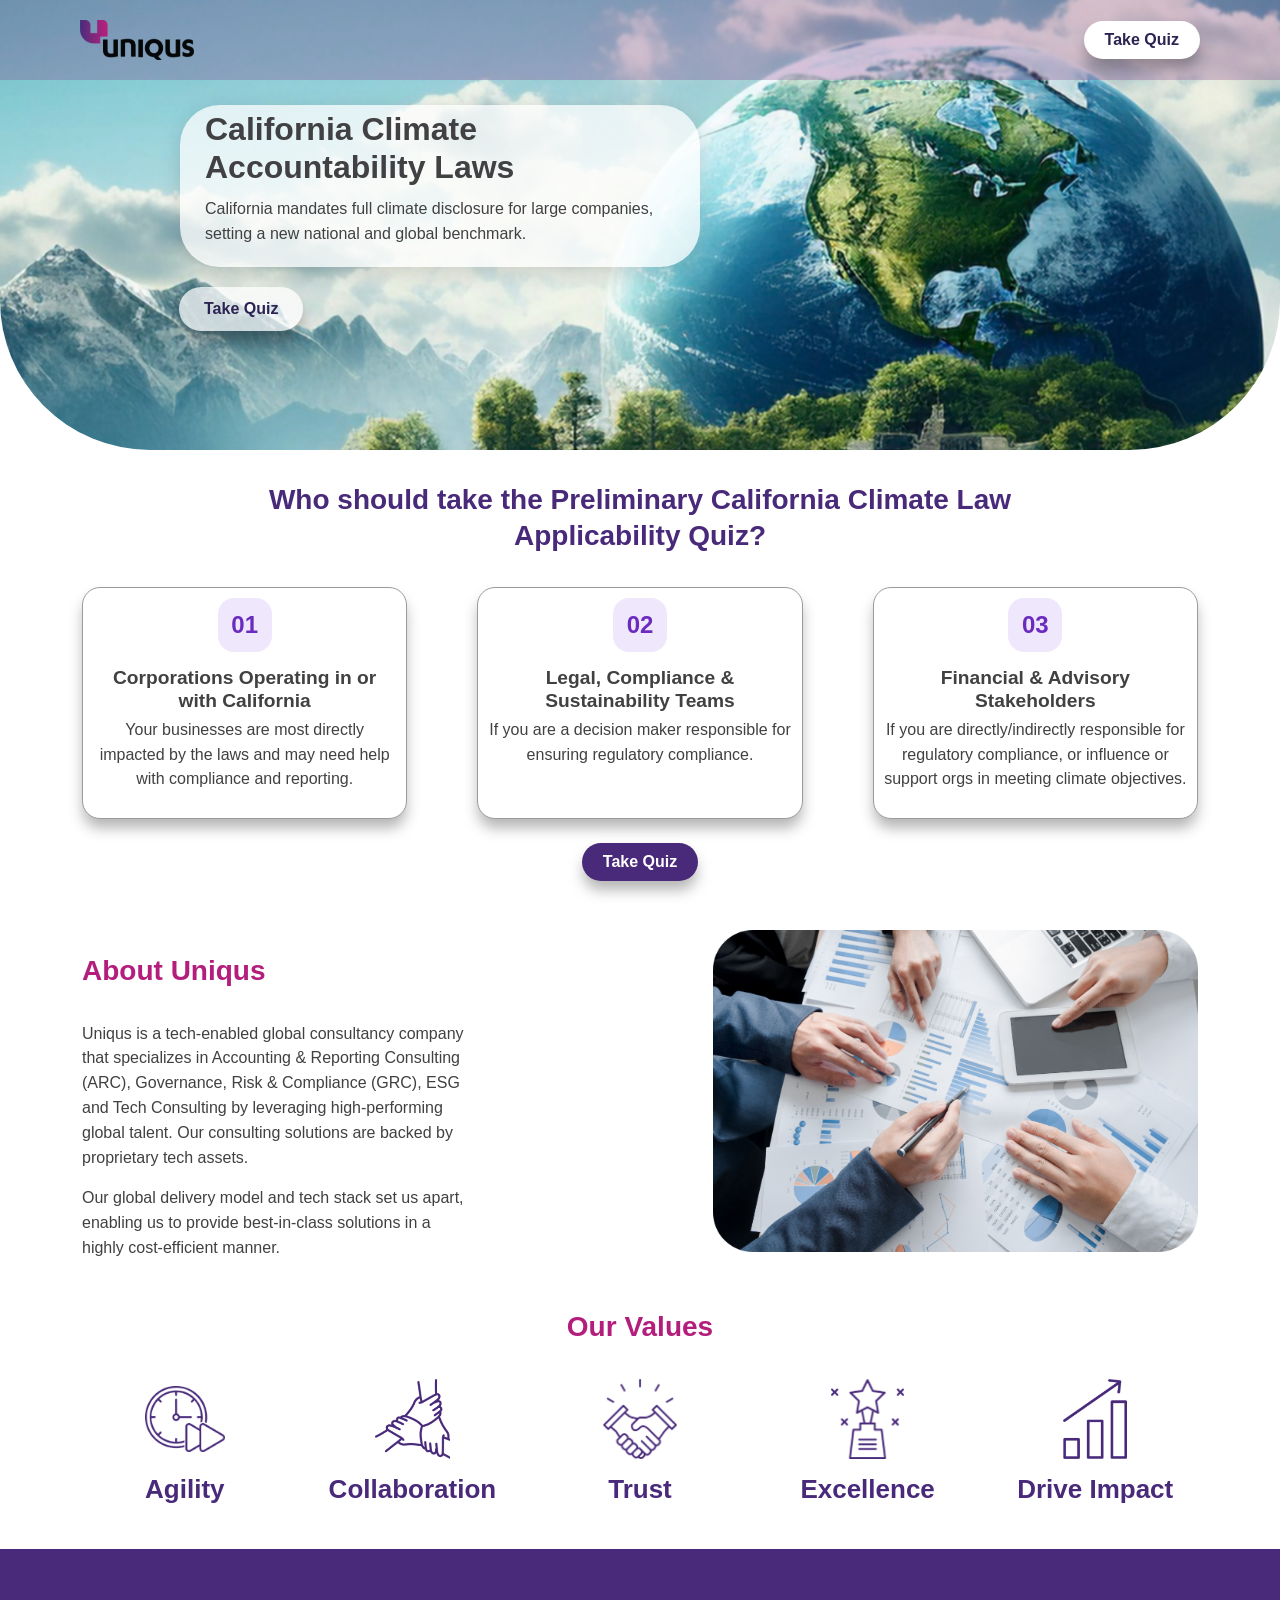
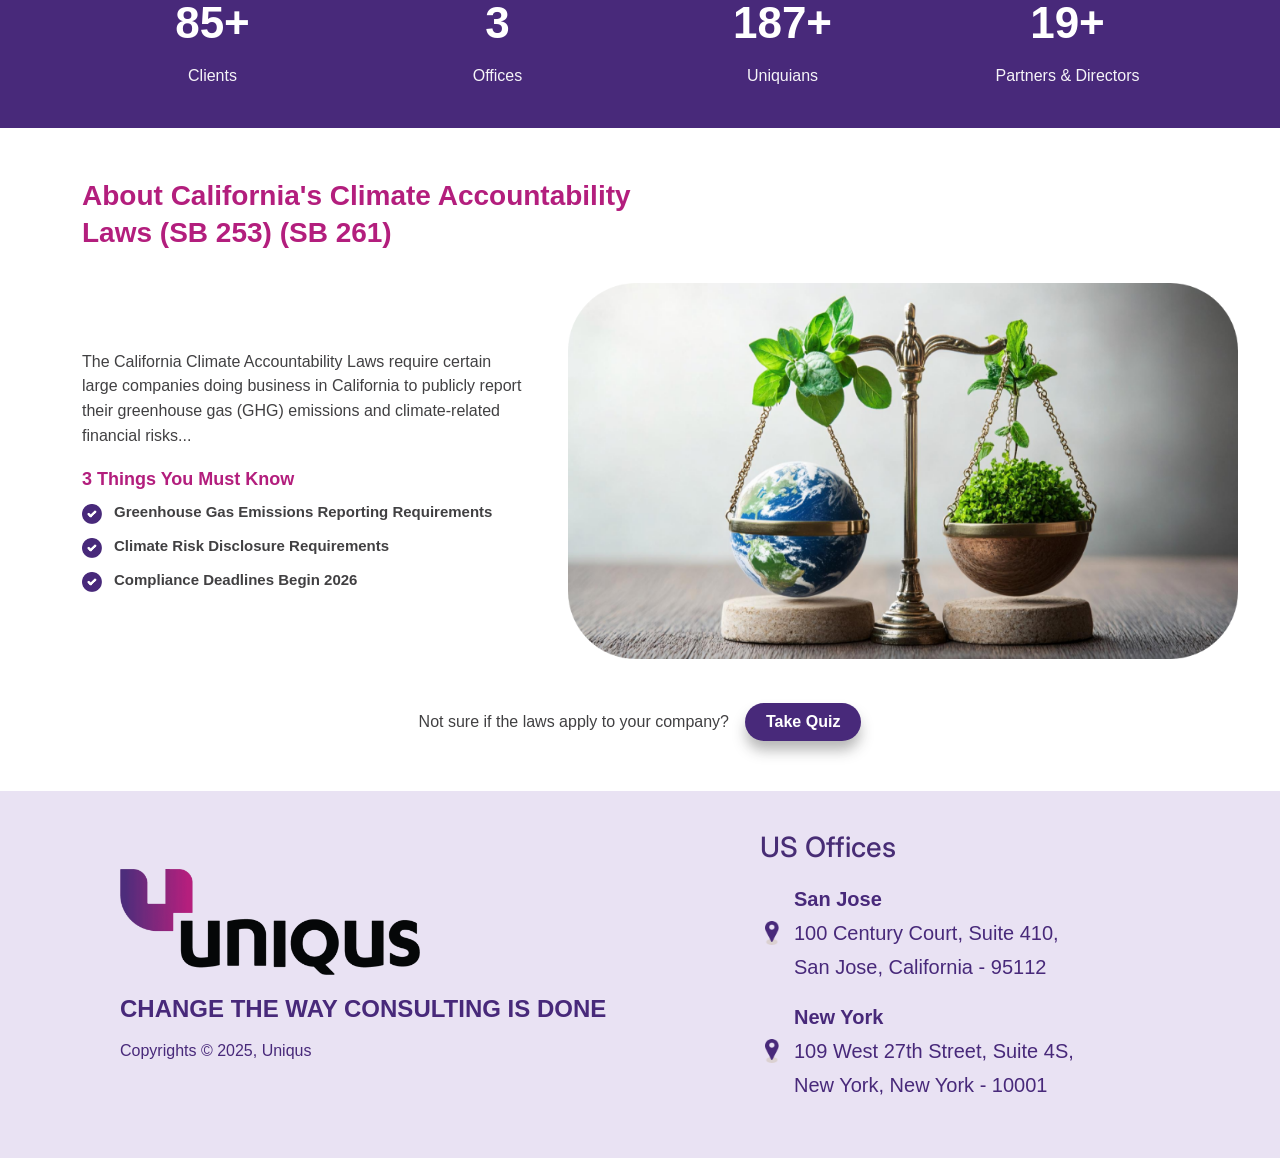
<file: index.html>
<!DOCTYPE html>
<html lang="en">
  <head>
    <meta charset="utf-8" />
    <meta name="viewport" content="width=device-width, initial-scale=1" />
    <title>Uniqus – California Climate Accountability Laws</title>
    <link href="https://cdn.jsdelivr.net/npm/bootstrap@5.3.3/dist/css/bootstrap.min.css" rel="stylesheet">
    <!-- Fonts -->
    <link href="https://fonts.googleapis.com/css2?family=Inter:wght@400;500;600;700;800&family=Montserrat:wght@400;700;800&display=swap" rel="stylesheet">
    <!-- Styles -->
    <link rel="stylesheet" href="style.css" />
    <link rel="stylesheet" href="responsive.css" />
  </head>
  <body>
    <!-- ===== HERO ===== -->
    <header class="hero" role="banner" aria-label="California Climate Accountability Laws">
      <div class="hero-topbar">
        <div class="brand">
          <img src="images/Uniqus.png" alt="Uniqus Logo" class="brand-logo">
        </div>
        <a href="quizpage.html" class="btn btn-pill btn-light">Take Quiz</a>
      </div>
      <div class="hero-content">
        <h1 class="hero-kicker">California Climate <br>Accountability Laws </h1>
        <p class="hero-sub"> California mandates full climate disclosure for large companies, setting a new national and global benchmark. </p>
      </div>
      <a href="quizpage.html" class="btn btn-pill btn-light hero-cta">Take Quiz</a>
    </header>
    <main id="content" tabindex="-1">
      <!-- ===== WHO ===== -->
      <section class="section container" id="who">
        <h2 class="section-title center" > Who should take the Preliminary California Climate Law <br class="hide-sm"> Applicability Quiz? </h2>
        <div class="card-grid">
          <article class="pill-card">
            <div class="pill-number">01</div>
            <h3 class="pill-title">Corporations Operating in or with California</h3>
            <p class="pill-text"> Your businesses are most directly impacted by the laws and may need help with compliance and reporting. </p>
          </article>
          <article class="pill-card">
            <div class="pill-number">02</div>
            <h3 class="pill-title">Legal, Compliance &amp; Sustainability Teams</h3>
            <p class="pill-text"> If you are a decision maker responsible for ensuring regulatory compliance. </p>
          </article>
          <article class="pill-card">
            <div class="pill-number">03</div>
            <h3 class="pill-title">Financial &amp; Advisory Stakeholders</h3>
            <p class="pill-text"> If you are directly/indirectly responsible for regulatory compliance, or influence or support orgs in meeting climate objectives. </p>
          </article>
        </div>
        <div class="center m-top-24">
          <a href="quizpage.html" class="btn btn-pill btn-primary">Take Quiz</a>
        </div>
      </section>
      <!-- ===== ABOUT ===== -->
      <section class="section container about">
        <div class="about-grid">
          <div>
            <h2 class="about-section-title">About Uniqus</h2>
            <p> Uniqus is a tech-enabled global consultancy company <br>that specializes in Accounting &amp; Reporting Consulting <br>(ARC), Governance, Risk &amp; Compliance (GRC), ESG <br>and Tech Consulting by leveraging high-performing <br>global talent. Our consulting solutions are backed by <br>proprietary tech assets. </p>
            <p> Our global delivery model and tech stack set us apart, <br> enabling us to provide best-in-class solutions in a <br>highly cost-efficient manner. </p>
          </div>
          <figure class="about-media">
            <img src="images/high-angle-view-people-working-table.png" alt="People collaborating over a tablet and charts">
          </figure>
        </div>
        <h2 class="section-title">Our Values</h2>
        <div class="values-grid">
          <div class="value">
            <img src="images/Agility.png" alt="Agility Icon" class="value-icon">
            <div class="value-label">Agility</div>
          </div>
          <div class="value">
            <img src="images/Collaboration.png" alt="Collaboration Icon" class="value-icon">
            <div class="value-label">Collaboration</div>
          </div>
          <div class="value">
            <img src="images/Trust.png" alt="Trust Icon" class="value-icon">
            <div class="value-label">Trust</div>
          </div>
          <div class="value">
            <img src="images/Excellence.png" alt="Excellence Icon" class="value-icon">
            <div class="value-label">Excellence</div>
          </div>
          <div class="value">
            <img src="images/Drive-impact.png" alt="Drive Impact Icon" class="value-icon">
            <div class="value-label">Drive Impact</div>
          </div>
        </div>
      </section>
      <!-- ===== STATS ===== -->
<section class="stats">
  <div class="container stats-grid">
    <div class="stat">
      <div class="stat-num" data-target="250+">0</div>
      <div class="stat-label">Clients</div>
    </div>
    <div class="stat">
      <div class="stat-num" data-target="11">0</div>
      <div class="stat-label">Offices</div>
    </div>
    <div class="stat">
      <div class="stat-num" data-target="550+">0</div>
      <div class="stat-label">Uniquians</div>
    </div>
    <div class="stat">
      <div class="stat-num" data-target="60+">0</div>
      <div class="stat-label">Partners &amp; Directors</div>
    </div>
  </div>
</section>



      <!-- ===== LAW ===== -->
      <section class="section container law">
        <h2 class="section-title" >About California's Climate Accountability <br>Laws (SB 253) (SB 261) </h2>
        <div class="law-grid">
          <div>
              <p>The California Climate Accountability Laws require certain large companies doing business in California to publicly report their greenhouse gas (GHG) emissions and climate-related financial risks...</p>
              <h3 class="law-subtitle">3 Things You Must Know</h3>
              <ul class="check-list">
                <li>Greenhouse Gas Emissions Reporting Requirements</li>
                <li>Climate Risk Disclosure Requirements</li>
                <li>Compliance Deadlines Begin 2026</li>
              </ul>
            </div>
          <figure class="law-media">
            <img src="images/103537.png" alt="Balanced scales with Earth and plants representing sustainability">
          </figure>
        </div>
        <div class="cta-row">
          <p class="cta-text">Not sure if the laws apply to your company?</p>
          <a id="quiz" href="quizpage.html" class="btn btn-pill btn-primary">Take Quiz</a>
        </div>
      </section>
    </main>
    <!-- ===== FOOTER ===== -->
    <footer class="footer">
      <div class="footer-container">
        <div class="footer-brand">
          <img src="images/Uniquslogo.png" alt="Uniqus Logo" class="footer-logo">
          <p class="footer-tagline">CHANGE THE WAY CONSULTING IS DONE</p>
          <p class="footer-copy">Copyrights © 2025, Uniqus</p>
        </div>
        <div class="footer-offices">
          <h3 class="footer-title">US Offices</h3>
          <div class="footer-office">
            <img src="images/location_12003846.png" alt="Location" class="footer-icon">
            <div>
              <strong>San Jose</strong>
              <br> 100 Century Court, Suite 410, <br> San Jose, California - 95112
            </div>
          </div>
          <div class="footer-office">
            <img src="images/location_12003846.png" alt="Location" class="footer-icon">
            <div>
              <strong>New York</strong>
              <br> 109 West 27th Street, Suite 4S, <br> New York, New York - 10001
            </div>
          </div>
        </div>
      </div>
    </footer>
    
    
    
<!--     
    <script>
document.addEventListener("DOMContentLoaded", function () {
    const urlParams = new URLSearchParams(window.location.search);
    const utmFields = ["utm_source","utm_medium","utm_campaign","utm_term","utm_content"];

    utmFields.forEach(field => {
        let value = urlParams.get(field);
        if (value) {
            sessionStorage.setItem(field, value);  // save UTM
        }
    });

    document.querySelectorAll(".answer-btn").forEach(btn => {
        btn.addEventListener("click", function () {
            window.location.href = "quizpage.html"; // UTMs already in sessionStorage
        });
    });
});
</script> -->
    
    
<script>
document.addEventListener("DOMContentLoaded", function () {
    const urlParams = new URLSearchParams(window.location.search);
    const utmFields = ["utm_source", "utm_medium", "utm_campaign", "utm_term", "utm_content"];
    const utmQuery = [];

    // Construct a new query string from the existing URL parameters
    utmFields.forEach(field => {
        const value = urlParams.get(field);
        if (value) {
            utmQuery.push(`${field}=${encodeURIComponent(value)}`);
        }
    });

    const queryString = utmQuery.length > 0 ? `?${utmQuery.join('&')}` : '';

    // Dynamically update all "Take Quiz" links
    document.querySelectorAll('a[href="quizpage.html"]').forEach(link => {
        link.href = `quizpage.html${queryString}`;
    });
});
</script>
    
    
<!-- just a number animation  -->

<script>
function animateCountUp(el) {
  const rawTarget = el.getAttribute("data-target");
  const hasPlus = rawTarget.includes("+");            // check if "+" exists
  const target = parseInt(rawTarget.replace("+", "")); // extract number only

  const duration = 2000; // ms
  const stepTime = 20;
  const steps = duration / stepTime;
  let count = 0;
  const increment = target / steps;

  const counter = setInterval(() => {
    count += increment;
    if (count >= target) {
      el.textContent = target + (hasPlus ? "+" : "");
      clearInterval(counter);
    } else {
      el.textContent = Math.floor(count) + (hasPlus ? "+" : "");
    }
  }, stepTime);
}

// Trigger when stats section is visible
const observer = new IntersectionObserver((entries) => {
  entries.forEach(entry => {
    if (entry.isIntersecting) {
      entry.target.querySelectorAll('.stat-num').forEach(num => animateCountUp(num));
      observer.unobserve(entry.target); // run only once
    }
  });
}, { threshold: 0.5 });

observer.observe(document.querySelector('.stats'));
</script>

</body>
</html>
</file>
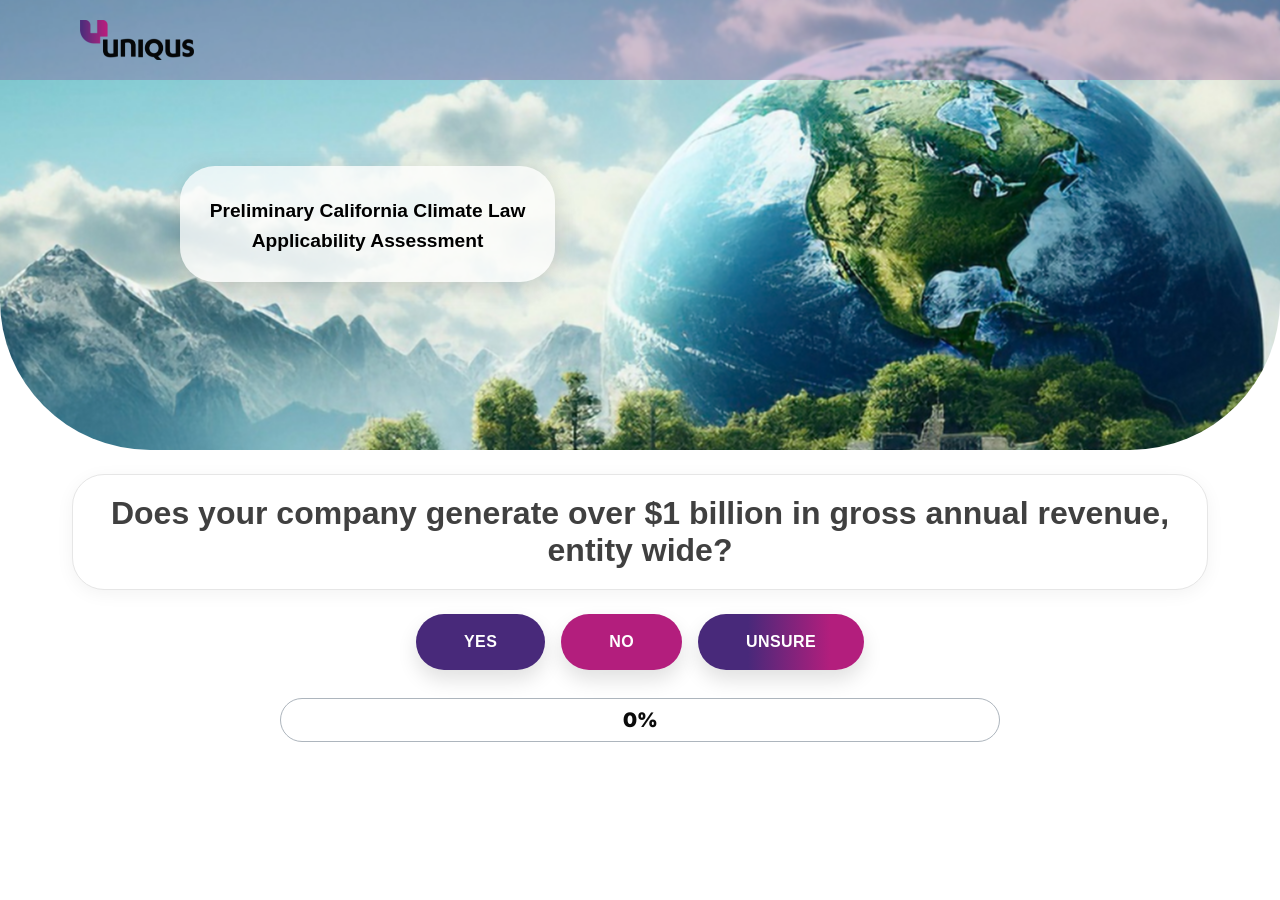
<file: quizpage.html>
<!DOCTYPE html>
<html lang="en">
<head>
    <meta charset="utf-8" />
    <meta name="viewport" content="width=device-width, initial-scale=1" />
    <title>Uniqus – California Climate Accountability Laws</title>
    <link href="https://cdn.jsdelivr.net/npm/bootstrap@5.3.3/dist/css/bootstrap.min.css" rel="stylesheet">
    <link rel="stylesheet" href="https://cdn.jsdelivr.net/npm/bootstrap-icons@1.11.3/font/bootstrap-icons.css">
    <link href="https://fonts.googleapis.com/css2?family=Montserrat:wght@400;500;600;700;800&display=swap" rel="stylesheet">
    <link href="https://fonts.googleapis.com/css2?family=Inter:wght@400;500;600;700;800&family=Montserrat:wght@400;700;800&display=swap" rel="stylesheet">
    <link rel="stylesheet" href="style.css" />
    <link rel="stylesheet" href="responsive.css" />

    <style>
        .hero-content {
            max-width: 23.438rem;
            padding: 10px 20px;
            background: #ffffffba;
            border-radius: 35px;
            margin: 166px 180px;
            box-shadow: 0 6px 22px rgba(0, 0, 0, .15);
            text-align: center;
        }
        .hero-content p {
            margin-top: 20px;
        }
        .hero-sub {
            font-size: 1.2rem;
            color: #000;
            font-weight: 600;
        }
        .progress-label {
            font-family: "Inter", sans-serif;
        }

        /* Tablet & below */
        @media (max-width: 992px) {
            .hero {
                height: auto;
                min-height: 320px;
                background-position: center center;
                border-radius: 0 0 65px 65px;
                padding-top: 4rem;
                padding-bottom: 2rem;
            }
        }
        /* Small mobile */
        @media (max-width: 600px) {
            .hero {
                height: 43vh;
                background-position: center center;
                padding-top: 4rem;
                padding-bottom: 1.5rem;
            }
        }
    </style>
</head>

<body>
<!-- HERO -->
<header class="hero" role="banner" aria-label="California Climate Accountability Laws">
    <div class="hero-topbar">
        <div class="brand">
            <img src="images/Uniqus.png" alt="Uniqus Logo" class="brand-logo">
        </div>
    </div>
    <div class="hero-content">
        <p class="hero-sub"> Preliminary California Climate Law Applicability Assessment </p>
    </div>
</header>

<!-- Question UI -->
<section id="screen-quiz" class="py-4">
    <div class="container-xxl">
        <div class="question-box">
            <h3 id="quiz-question"></h3>
        </div>
        <div class="d-flex justify-content-center gap-3 mt-4 flex-wrap" id="answer-buttons">
            <button class="answer-btn btn-yes" onclick="nextQuestion('YES')">YES</button>
            <button class="answer-btn btn-no" onclick="nextQuestion('NO')">NO</button>
            <button class="answer-btn btn-unsure" onclick="nextQuestion('UNSURE')">UNSURE</button>
        </div>
        <div class="progress-wrap">
            <div class="progress-outer">
                <div class="progress-fill" id="progressFill"></div>
                <div class="progress-label" id="progressLabel"></div>
            </div>
        </div>
    </div>
</section>

<!-- Result Page -->
<section id="result-screen" class="result-section d-none">
    <div class="row align-items-center">
        <h5 class="mb-4 text-center" style="font-weight: 600;">Thank you for completing your preliminary applicability assessment!</h5>
        <div class="col-md-6">
            <ul class="result-list">
                <li id="sb253"><span class="icon"></span> Applicability of SB 253</li>
                <li id="sb261"><span class="icon"></span> Applicability of SB 261</li>
                <li id="doingCA"><span class="icon"></span> Doing business in California</li>
            </ul>
        </div>
        <div class="col-md-6 text-center">
            <p id="result-message" class="mt-3"></p>
        </div>
    </div>
    <div class="d-flex justify-content-center">
        <a href="https://uniqus.com" class="btn btn-primary visit-btn mt-4">Visit Our Website →</a>
    </div>
    <div class="legend mt-4">
        <span><i class="bi bi-check-circle-fill" style="color: #48297A;"></i> Applicable </span>
        <span><i class="bi bi-x-circle-fill" style="color: #48297A;"></i> Not Applicable </span>
        <span><i class="bi bi-question-circle-fill" style="color: #48297A;"></i> Unsure </span>
    </div>
</section>

<!-- Info Form -->
<section id="info-screen" class="result-section d-none">
    <div class="result-content text-center"></div>
    <h5 class="mb-4">
        <b>Your Preliminary California Climate Law Applicability Assessment is ready. 
            Please complete the below form to proceed.</b></h5>

    <form id="user-info-form" action="contact.php" method="POST">
    <div class="row">
        <div class="col-md-4 mb-3">
            <input type="text" class="form-control" id="name" name="name" placeholder="Full Name" required>
            <input type="text" class="form-control mt-3" id="designation" name="designation" placeholder="Designation" required>
        </div>
        <div class="col-md-4 mb-3">
            <input type="text" class="form-control" id="orgname" name="orgname" placeholder="Organization Name" required>
            <input type="email" class="form-control mt-3" id="email" name="email" placeholder="Email Address" required>
        </div>
        
        <!-- Hidden UTM fields -->
        <input type="hidden" name="utm_source" id="utm_source">
        <input type="hidden" name="utm_medium" id="utm_medium">
        <input type="hidden" name="utm_campaign" id="utm_campaign">
        <input type="hidden" name="utm_term" id="utm_term">
        <input type="hidden" name="utm_content" id="utm_content">

        <div class="col-md-4 d-flex justify-content-center align-items-center">
            <button type="submit" class="btn btn-primary visit-btn">See Results →</button>
        </div>
    </div>
</form>

<div class="progress-wrap mb-4">
    <div class="progress-outer">
        <div class="progress-fill" id="progressFillInfo"></div>
        <div class="progress-label" id="progressLabelInfo"></div>
    </div>
</div>
</section>

<!-- Scripts -->
<!-- Scripts -->
<script>
document.addEventListener("DOMContentLoaded", function () {
    const urlParams = new URLSearchParams(window.location.search);
    const utmFields = ["utm_source","utm_medium","utm_campaign","utm_term","utm_content"];

    utmFields.forEach(field => {
        // 1. Prefer URL param if available
        let value = urlParams.get(field);

        // 2. If not in URL, fallback to sessionStorage
        if (!value) {
            value = sessionStorage.getItem(field);
        }

       // 3. Save back into sessionStorage (so it persists across pages)
        if (value !== null && value !== undefined) {
            sessionStorage.setItem(field, value);
        }

        // 4. Always populate hidden inputs (even if empty string)
        const input = document.getElementById(field);
        if (input) {
            input.value = value || "";
        }
    });
});
</script>

<script src="script.js"></script>
</body>
</html>
</file>
<file: style.css>
/* font setup  */
/* Regular */
@font-face {
  font-family: 'Mont';
  src: url('font/fonnts.com-Mont_Regular.ttf') format('truetype');
  font-weight: 400;
  font-style: normal;
}

/* Bold */
@font-face {
  font-family: 'Mont';
  src: url('font/fonnts.com-Mont_Bold.ttf') format('truetype');
  font-weight: 700;
  font-style: normal;
}

/* ExtraBold */
@font-face {
  font-family: 'Mont';
  src: url('font/fonnts.com-Mont_Blanc_ExtraBold.ttf') format('truetype');
  font-weight: 800;
  font-style: normal;
}

/* ExtraLight */
@font-face {
  font-family: 'Mont';
  src: url('font/fonnts.com-Mont_Blanc_ExtraLight.ttf') format('truetype');
  font-weight: 200;
  font-style: normal;
}

/* Thin */
@font-face {
  font-family: 'Mont';
  src: url('font/fonnts.com-Mont_Thin.ttf') format('truetype');
  font-weight: 100;
  font-style: normal;
}

/* Italic (Regular Italic) */
@font-face {
  font-family: 'Mont';
  src: url('font/fonnts.com-Mont_Blanc_Regular_Italic.ttf') format('truetype');
  font-weight: 400;
  font-style: italic;
}

/* Bold Italic */
@font-face {
  font-family: 'Mont';
  src: url('font/fonnts.com-Mont_Blanc_Bold_Italic.ttf') format('truetype');
  font-weight: 700;
  font-style: italic;
}

/* Thin Italic */
@font-face {
  font-family: 'Mont';
  src: url('font/fonnts.com-Mont_Blanc_Thin_Italic.ttf') format('truetype');
  font-weight: 100;
  font-style: italic;
}

/* DEMO ExtraLight (optional fallback) */
/* @font-face {
  font-family: 'Mont';
  src: url('font/fonnts.com-Mont_ExtraLight_DEMO.ttf') format('truetype');
  font-weight: 200;
  font-style: normal;
} */

/* DEMO Heavy (optional fallback) */
/* @font-face {
  font-family: 'Mont';
  src: url('font/fonnts.com-Mont_Heavy_DEMO.ttf') format('truetype');
  font-weight: 900;
  font-style: normal;
} */


/* ===== RESET / TOKENS ===== */
*,
*::before,
*::after {
  box-sizing: border-box;
}
:root {
  --bg: #ffffff;
  --text: #1b1b1f;
  --muted: #6b7280;
  --brand: #6b2bbf;
  --brand-700: #5920a7;
  --brand-100: #efe7fb;
  --surface: #faf8ff;
  --card: #ffffff;
  --shadow: 0 10px 14px -1px rgb(44 44 44 / 35%);
  --radius: 18px;
  --pink: #b31e7d;
  --pink-light: #ff66b2;
  --purple: #6b2bbf;
  --purple-dark: #48297a;
}


/* Mobile view */
@media (max-width: 768px) {
  .section-title {
    font-size: 1.4rem;   /* smaller font for mobile */
    margin-bottom: 6rem;
    padding: 0 1rem;     /* some breathing space */
  }
}
html,
body {
  height: 100%;
}
body {
  margin: 0;
  font-family: arial ;
  color: #414042;
  background: var(--bg);
  line-height: 1.55;

}

/* Utilities */
.container {
  width: min(1180px, 95vw);
  margin-inline: auto;
}
.center {
  text-align: center;
}
.hide-sm {
  display: inline;
}
.m-top-24 {
  margin-top: 24px;
}
.section {
  padding-bottom: 40px;
}
.section-title {
  margin-top: 2rem;
  font-size: clamp(20px, 3.2vw, 28px); /* fluid responsive */
  color: #48297a;
  line-height: 1.3;
  font-weight: 800;
  margin-bottom: 2rem;     /* spacing below */
  text-align: center;      /* keeps it neat */
  word-break: break-word;  /* prevents overflow on small screens */
}

/* Optional mobile tweaks */
@media (max-width: 768px) {
  .section-title {
    font-size: clamp(18px, 5vw, 24px); /* slightly smaller on mobile */
    margin-bottom: 1.5rem;
    padding: 0 1rem; /* add breathing room on narrow screens */
  }
}

/* ===== BUTTONS ===== */
.btn {
  display: inline-flex;
  align-items: center;
  justify-content: center;
  gap: 0.5rem;
  font-weight: 700;
  text-decoration: none;
  cursor: pointer;
  border: 0;
  outline: 0;
  transition: transform 0.15s ease, box-shadow 0.15s ease, background 0.2s ease,
    color 0.2s ease;
}
.btn-pill {
  padding: 7px 21px;
  border-radius: 999px;
  box-shadow: var(--shadow);
}
.btn-light {
  color: #2c2352;
  background: #fff;
}
.btn-light:hover {
  transform: translateY(-1px);
  background: #48297a;
  color: white;
}
.btn-primary {
  background: #48297a;
  color: #fff;
}
.btn-primary:hover {
  background: white;
  transform: translateY(-1px);
  color: #48297a;
  border: 1px solid #48297a;
}

/* ===== HERO ===== */
/* .hero {
  position: relative;
  background: url("images/background.png") no-repeat center -110px / cover;
  height: 70vh;
  min-height: 420px;
  border-bottom-left-radius: 36px;
  border-bottom-right-radius: 36px;
  overflow: hidden;
} */
 .hero{
    position: relative;
  background: url(images/background1.png) no-repeat center ;
  height: 50vh;
  border-bottom-left-radius: 150px;
  border-bottom-right-radius: 150px;
    overflow: hidden;
 }
/* .hero-topbar{
  display:flex; align-items:center; justify-content:space-between;
  padding: 20px;
  background: #81257c40;

} */
.hero-topbar {
  position: fixed;
  top: 0;
  left: 0;
  right: 0;
  display: flex;
  align-items: center;
  justify-content: space-between;
  padding: 20px 80px;
  background: #81257c40;
  z-index: 1000;
  backdrop-filter: blur(1px); 
}
.brand {
  display: flex;
  align-items: center;
  gap: 0.6rem;
  font-weight: 800;
}
.brand-logo {
  height: 40px;
  width: auto;
  display: block;
}
.hero-content {
    max-width: 520px;
    padding: 5px 25px;
    background: #ffffffba;
    border-radius: 40px;
    margin: 105px 0px 0px 180px; /* centers horizontally */
    box-shadow: 0 6px 22px rgba(0, 0, 0, 0.15);
    text-align: left; /* optional: center text inside */ 
}
.hero-kicker {
  margin: 0 0 10px;
  font-size: 2rem;
  font-weight: 800;
  color: #414042;
}
.hero-sub {
  font-size: 1rem;
  color: #414042;
}
.hero-cta {
    display: block; 
    width: fit-content;     /* button width = text + padding */
    margin: 20px 179px 0px;    /* centers block element */
    padding: 10px 25px;
    background: #ffffffba;
    color: #2c2352;
    text-decoration: none;
    border-radius: 30px;
    font-weight: 600;
}
/* ===== CARDS ===== */
.card-grid {
  display: grid;
  gap: 70px;
  grid-template-columns: repeat(3, 1fr);
  margin-top: 18px;
}
.pill-card {
  background: var(--card);
  border-radius: 18px;
  box-shadow: var(--shadow);
  padding: 10px;
  text-align: center;
  border: 0.5px solid #9b9b9b;
}
.pill-number {
  display: inline-grid;
  place-items: center;
  width: 54px;
  height: 54px;
  border-radius: 16px;
  background: var(--brand-100);
  color: var(--brand);
  font-weight: 800;
  font-size: 24px;
  margin-bottom: 8px;
}
.pill-title {
  margin: 6px 0;
  font-size: 1.2rem;
  font-weight: 700;
  color: #414042;
}
.pill-text {
  color: #414042;
  font-size: 16px;
}

/* ===== ABOUT ===== */
.about-section-title {
  margin-top: 2rem;
  font-size: clamp(20px, 3.2vw, 28px); /* fluid responsive */
  color: #b31e7d;
  line-height: 1.3;
  font-weight: 800;
  margin-bottom: 2rem;     /* spacing below */
  word-break: break-word;  /* prevents overflow on small screens */
  text-align: left;   /* default for desktop */
}

.about-grid {
  display: grid;
  gap: 50px;
  align-items: center;
  grid-template-columns: 1.2fr 1fr;
}
.about-grid .section-title {
  color: #b31e7d;
}
.about-media img {
  width: 100%;
  border-radius: 18px;
}
.about .section-title {
  color: #b31e7d;
}

.values-grid {
  display: grid;
  grid-template-columns: repeat(5, 1fr);
  gap: 22px;
  margin-top: 34px;
}

.value {
  display: flex;
  flex-direction: column;
  align-items: center;
}

.value-icon {
  width: 80px; 
  height: 80px; 
  object-fit: contain;
}

.value-label {
  margin-top: 10px;
  font-size: 26px;
  font-weight: 700;
  color: #48297a;
  text-align: center;
}



/* .values-grid{ display:grid; grid-template-columns: repeat(5, 1fr); gap:22px; margin-top:34px; }
.value{ text-align:center; }
.value-icon{ max-width:50%; object-fit:contain; }
.value-label{ margin-top:10px; font-family:'Montserrat',sans-serif; font-size:26px; font-weight:700; color:#48297A; } */

/* ===== STATS ===== */
.stats {
  background: #48297a;
  color: #fff;
  padding: 40px 0;
  margin-bottom: 50px;
}
.stats-grid {
  display: grid;
  grid-template-columns: repeat(4, 1fr);
  gap: 24px;
  text-align: center;
}
.stat-num {
  font-weight: 900;
  font-size: clamp(30px, 5vw, 44px);
}
.stat-label {
  opacity: 0.95;
  margin-top: 6px;
}

/* ===== LAW ===== */
.law .section-title {
  color: #b31e7d;
  text-align: left; /* keep it centered on desktop */
}

.law-grid {
  display: grid;
  gap: 40px;
  grid-template-columns: 40% 60%;
  align-items: center;
}

.law-media img {
  width: 100%;
  border-radius: 18px;
  display: block;  /* removes inline gap */
}

.law-subtitle {
  margin: 20px 0 10px;
  font-size: 18px;
  color: #b31e7d;
  font-weight: 600 !important;
}

.check-list {
  list-style: none;
  padding: 0;
  font-weight: 700;
  width: 100%;
  text-align: left;   /* desktop default */
}

.check-list li {
  position: relative;
  padding-left: 32px;  /* space for bullet (desktop) */
  margin: 10px 0;
  font-size: 15px;
  line-height: 1.6;
}

.check-list li::before {
  content: "";
  position: absolute;
  left: 0;
  top: 4px;
  width: 20px;
  height: 20px;
  background: url("images/circle_16380470@2x.png") no-repeat center/contain;
}


.cta-row {
  margin-top: 18px;
  display: flex;
  align-items: center;
  justify-content: center;
  gap: 16px;
  flex-wrap: wrap;
}
.cta-text {
  color: #414042;
  margin-top: 17px;
}

/* ===== FOOTER ===== */
.footer {
  background: #e9e2f3;
  padding: 40px 20px;
}
.footer-container {
  max-width: 1200px;
  margin: 0 auto;
  display: flex;
  justify-content: end;
  gap: 40px;
  flex-wrap: nowrap;
}
.footer-brand {
  flex: 0 0 50%;
  max-width: 60%;
  min-width: 250px;
  align-content: center;
}
.footer-logo {
  width: 50%;
  margin-bottom: 14px;
}
.footer-tagline {
  font-weight: 700;
  font-size: 1.5rem;
  line-height: 40px;
  color: #48297a;
  text-transform: uppercase;
  margin-bottom: 10px;
}
.footer-copy {
  color: #48297a;
  font-size: 1rem;
}
.footer-offices {
  flex: 0 0 50%;
  max-width: 40%;
  min-width: 200px;
}
.footer-title {
  color: #482d75;
  margin-bottom: 18px;
  font-family: 'Inter';
}
.footer-office {
  display: flex;
  align-items: center;
  margin-bottom: 16px;
  gap: 10px;
  font-size: 20px;
  line-height: 34px;
  color: #48297a;
}
.footer-icon {
  width: 24px;
  height: 24px;
  object-fit: contain;
  flex-shrink: 0;
}

/* ===== Screen 2: Question UI (matches your 2nd image) ===== */
/* Large rounded question box */
.question-box {
background: #fff;
  border: 1px solid #e6e6e6;
  border-radius: 32px;
  box-shadow: 0 4px 18px rgba(0, 0, 0, 0.05);
  text-align: center;
  margin: 0 auto;
  padding: 20px;
  width: calc(100% - 120px);
}
.question-box h3 {
  font-weight: 600;
  font-size: 2rem;
  line-height: 1.15;
  margin: 0;
  color: #404040;
}

/* YES / NO pill buttons */
.answer-btn {
  border: none;
  border-radius: 999px;
  padding: 16px 48px;
  font-weight: 900;
  letter-spacing: 0.4px;
  font-size: 1rem;
  color: #fff;
  box-shadow: 0 10px 20px rgba(0, 0, 0, 0.12);
  transition: transform 0.15s ease-in-out, filter 0.15s ease-in-out;
}
.answer-btn:hover {
  transform: translateY(-2px);
  filter: saturate(110%);
}
.btn-yes {
  background: var(--purple-dark);
}
.btn-no {
  background: var(--pink);
}
.btn-unsure {
  background: linear-gradient(
    to right,
    var(--purple-dark) 30%,
    var(--pink) 80%
  );
}

/* Visit button */
.btn-visit {
  display: inline-block;
  background-color: #b42c89; 
  color: white;
  padding: 12px 24px;
  border-radius: 30px;
  text-decoration: none;
  font-weight: 600;
  transition: background-color 0.3s;
}

.btn-visit:hover {
  background-color: #9c2472;
}

/* Custom progress pill  */
.progress-wrap {
  width: min(720px, 80%);
  margin: 28px auto 0;
}
.progress-outer {
  position: relative;
  border: 0.25px solid #adb5bd;
  height: 44px;
  border-radius: 999px;
  /*background: #f1f2f4;
  box-shadow: inset 0 2px 0 rgba(0, 0, 0, 0.06);*/
}
.progress-fill {
  position: absolute;
  left: 6px;
  top: 6px;
  bottom: 6px;
  width: 95%; 
  border-radius: 999px;
  background: linear-gradient(90deg, var(--purple), var(--purple-dark));
}

.progress-label {
  position: absolute;
  inset: 0;
  display: flex;
  align-items: center;
  justify-content: center;
  font-weight: 900;
  font-size: 1.25rem;
  color: #0b0b0b;
  pointer-events: none;
  font-family: 'Inter';
}

#user-info-form .form-control {
  border-radius: 50px; 
  padding: 12px 18px;
}

/* ===== Result Section ===== */
.result-section {
    background: #fff;
    border: 0.5px solid #707070;   /* visible aqua border */
    border-radius: 20px;
    box-shadow: 0 4px 20px rgba(0, 0, 0, 0.08);
    padding: 20px 20px;
    max-width: 900px;
    margin: 2rem auto 0;      /* top = 2rem, sides auto (centered), bottom = 0 */
}

.result-content {
  text-align: center;
}

.result-content h5 {
  font-weight: 600;
  margin-bottom: 25px;
  font-size: 1.1rem;
}

.result-list {
  list-style: none;
  padding: 0;
  margin: 0 auto 25px;
  max-width: 350px;
  text-align: left;
}

.result-list li {
  font-size: 1rem;
  margin-bottom: 15px;
  display: flex;
  align-items: center;
}

.result-list .icon {
  width: 22px;
  height: 22px;
  margin-right: 12px;
  font-size: 1.2rem;
  color: #48297a;
}

#result-message {
  font-size: 0.95rem;
  color: #333;
  margin-top: -1rem !important;
}

.result-section .row {
  display: flex;
  align-items: center; /* vertically center children */
}

.visit-btn {
  background: #9c0d82;
  border: none;
  padding: 12px 30px;
  border-radius: 25px;
  font-weight: 600;
  font-size: 1rem;
  transition: background 0.3s ease;
}

.visit-btn:hover {
  background: #fff;
  color: #48297a;
}

.legend {
  font-size: 0.9rem;
  display: flex;
  justify-content: center;
  gap: 25px;
  margin-top: 25px;
  color: #555;
}

.legend i {
  margin-right: 5px;
  font-size: 1rem;
}
</file>
<file: responsive.css>
/* ===================== */
/* RESPONSIVE QUERIES    */
/* ===================== */

/* Tablet (≤ 992px) */
@media (max-width: 992px) {
  .hero {
    height: auto;
    min-height: 380px;
    background-position: center top;
    border-radius: 0;
  }
  .hero-content {
  margin: 0 auto;
    text-align: center;
    margin-top: 60px;
  }
  .hero-cta {
    margin: 20px auto 20px;
    text-align: center;
  }
  .card-grid {
    grid-template-columns: repeat(2, 1fr);
    gap: 40px;
  }
  .about-grid {
    grid-template-columns: 1fr;
    text-align: center;
  }
  .law-grid {
    grid-template-columns: 1fr;
    text-align: center !important;
    /*margin-top: 5rem !important;*/
  }
  
  
  
  .stats-grid {
    grid-template-columns: repeat(2, 1fr);
    gap: 18px;
  }
  .values-grid {
    grid-template-columns: repeat(3, 1fr);
  }
  .footer-container {
    flex-wrap: wrap;
    justify-content: center;
    text-align: center;
  }
  .footer-brand,
  .footer-offices {
    max-width: 100%;
    flex: 1 1 100%;
  }
}

@media (max-width: 600px) {
  .law-grid > div {
    margin-top: 0 !important; /* remove the -5rem push on mobile */
  }

  .section-title {
    margin-bottom: 2rem !important; /* keep normal spacing */
  }
}

/* Tablet */
@media (max-width: 768px) {
  .hero-kicker {
    font-size: 1.5rem;
  }
}

/* Mobile */
@media (max-width: 480px) {
  .hero-kicker {
    font-size: 1.2rem;
  }
}


/* Tablet & below */
@media (max-width: 992px) {
    .hero-content {
        margin: 0 auto;
        text-align: left;
        margin-top: 60px;
    }
}



/* Mobile (≤ 600px) */
@media (max-width: 600px) {
  .hero {
     background: url("images/headerbg.jpg") no-repeat center top / cover; 
    /* min-height: 300px; */
   display: flex;
    justify-content: center;
    align-items: center;
    flex-direction: column;
    min-height: 190px;
    border-radius: 0 0 65px 65px;
  }
  .hero-topbar {
    padding: 17px 50px;
  }

  .hero-content {
    width: 90%;
    max-width: none; /* remove fixed max width */
    margin: 0px auto;
    border-radius: 24px;
    box-shadow: none;
    margin-top: 90px;
}

  .brand-logo {
    height: 32px;
  }

  .section-title {
    font-size: 1.2rem;
    margin: 20px auto;
    text-align: center  !important;
            /*margin-bottom: 7rem !important;*/
  }
  #who h2 br {
    display: none;
  }

  .about-grid p br {
    display: none;
  }
  .about .section-title {
    text-align: center;
  }
  .card-grid {
    grid-template-columns: 1fr;
    gap: 24px;
  }
  /* }
  .values-grid {
    grid-template-columns: repeat(2, 1fr);
    gap: 14px;
  } */
  .values-grid {
    display: flex;
    justify-content: center;
    gap: 15px;
  }

  .value {
    display: flex;
    flex-direction: column; 
    align-items: center; 
    text-align: center;
  }

  .value-icon {
    width: 50px; 
    margin-bottom: 10px; 
  }

  .law .section-title br {
    display: none;
  }

  .value-label {
    font-weight: 600; 
    color: #3b2363;
    font-size: 10px;
  }

  .stats-grid {
    grid-template-columns: 2fr auto;
  }

    .question-box {
    padding: 8px 8px;
    margin: 0 auto;
    width: auto;
  }
  .question-box h3 {
    font-size: 1.5rem;
    line-height: 1.6;
    
  }
  .answer-btn {
    width: 30%;
    padding: 14px;
    margin-bottom: 12px;
  }
  .progress-wrap {
    width: 100%;
  }
  .result-section {
    padding: 24px 16px;
    width: 90%;
  }
  .result-list {
    max-width: 100%;
  }
  .legend {
    /* flex-direction: column; */
    gap: 8px;
  }
}

@media (max-width: 600px) {
  h5.mb-4 {
    text-align: center;
  }
}
@media (max-width: 600px) {
  .result-list {
    text-align: center;
    padding-left: 0; /* remove default list padding */
  }
  .result-list li {
    justify-content: center;
    display: flex;
    align-items: center;
  }
  .result-list .icon {
    margin-right: 6px; /* keep small spacing between icon and text */
  }
}

/* Mobile (≤600px) */
@media (max-width: 600px) {
  .about-section-title {
    text-align: center;   /* center aligned on mobile */
    margin-top: 1.5rem;   /* slightly tighter spacing */
    margin-bottom: 1.5rem;
    font-size: 20px;      /* lock to minimum for readability */
  }
}
</file>
